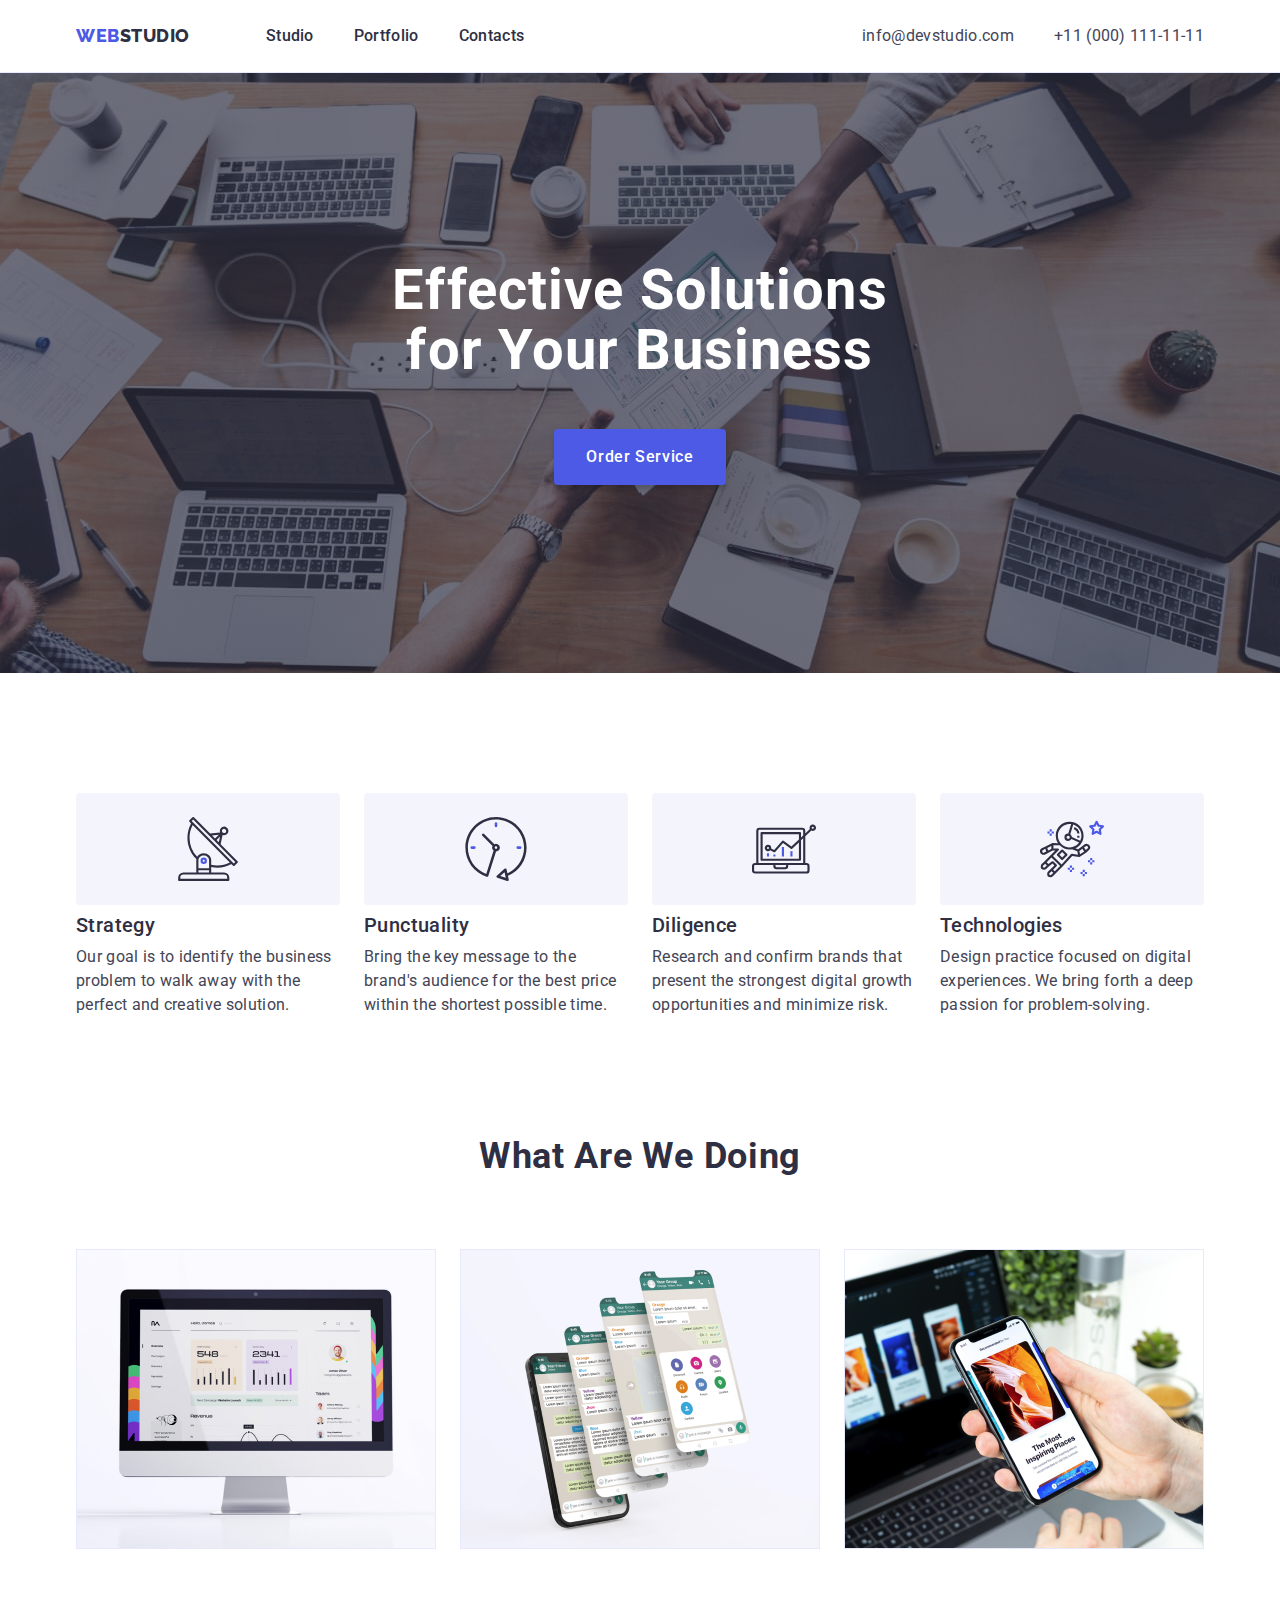
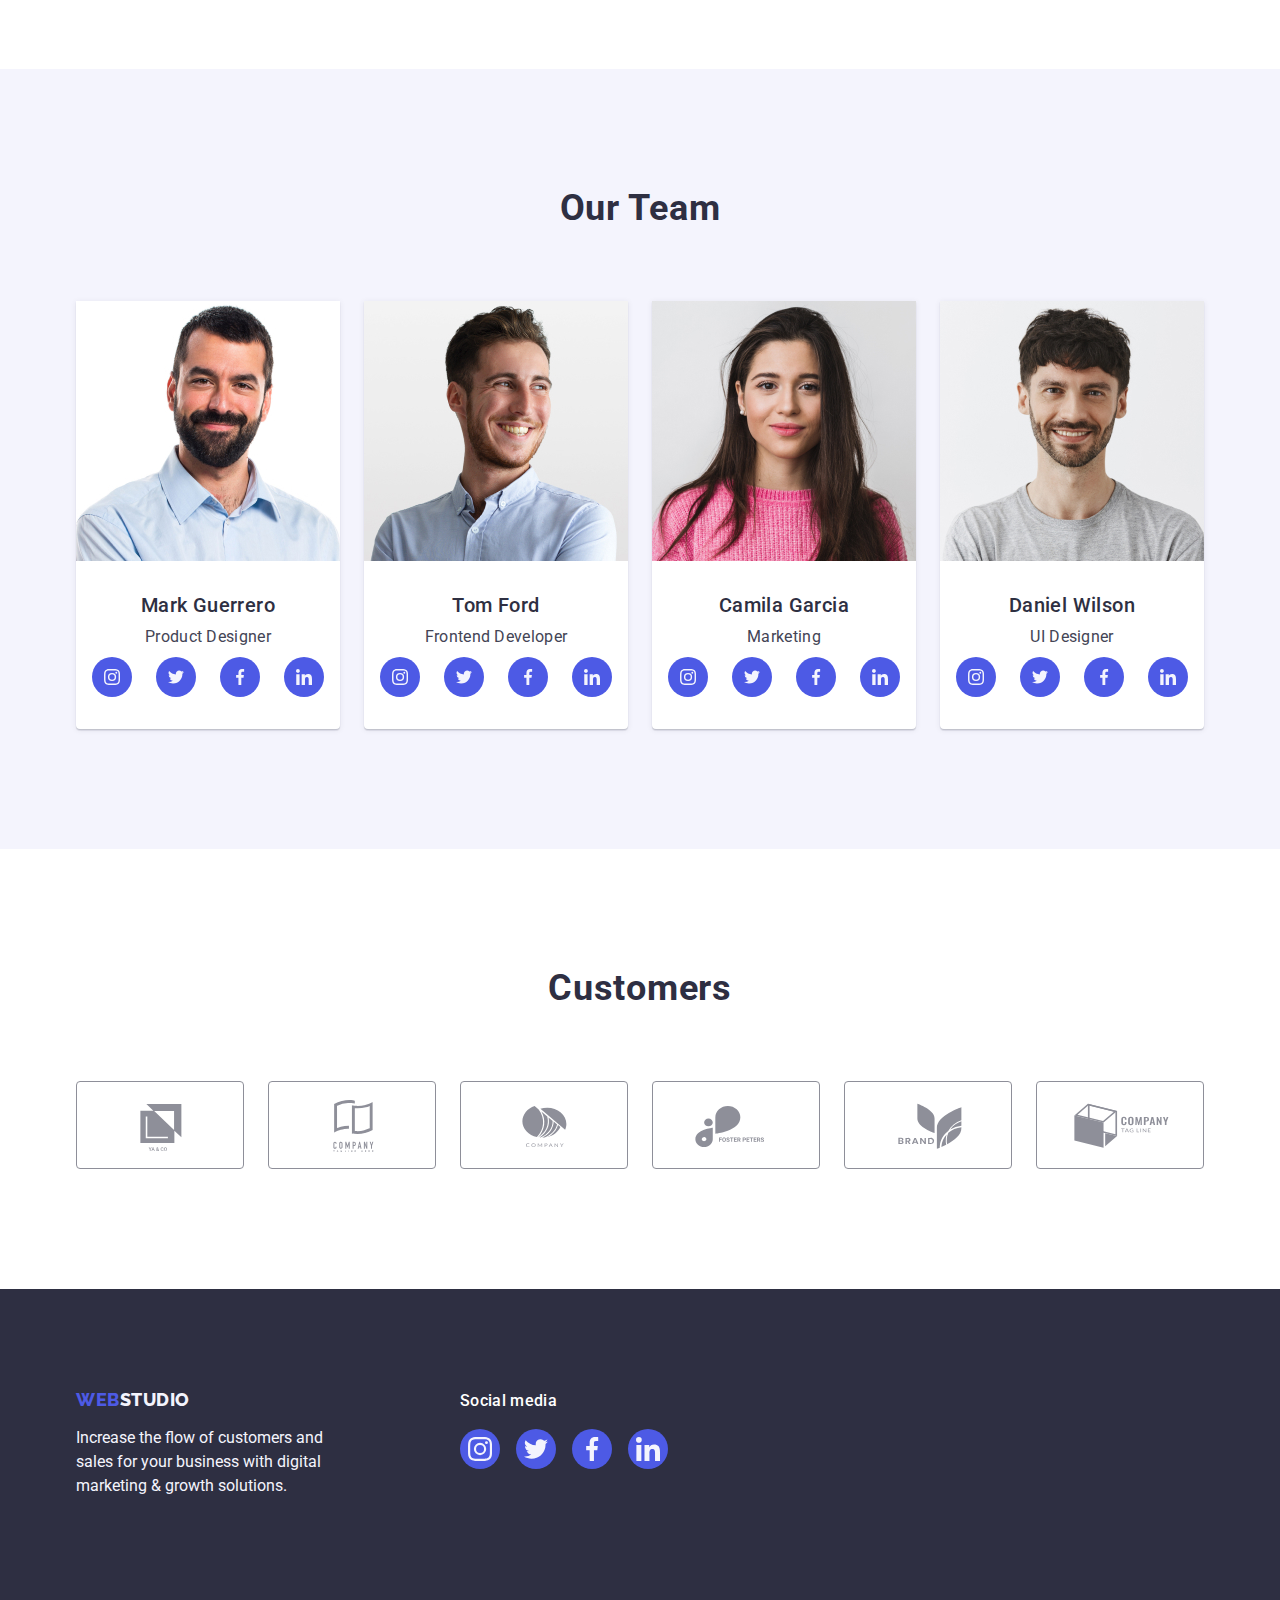
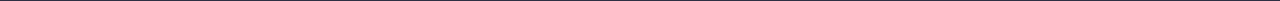
<file: index.html>
<!DOCTYPE html>
<html lang="en">
<head>
    <meta charset="UTF-8">
    <meta http-equiv="X-UA-Compatible" content="IE=edge">
    <meta name="viewport" content="width=device-width, initial-scale=1.0">
    <title>Main Page</title>
    <link rel="stylesheet" href="https://cdn.jsdelivr.net/npm/modern-normalize@1.1.0/modern-normalize.min.css">
    <link rel="preconnect" href="https://fonts.googleapis.com">
    <link rel="preconnect" href="https://fonts.gstatic.com" crossorigin>
    <link href="https://fonts.googleapis.com/css2?family=Raleway:wght@800&family=Roboto:wght@400;500;700;900&display=swap"
        rel="stylesheet">
    <link rel="stylesheet" href="./css/styles.css">
</head>
<body class="page-body">
    <header class="page-header">
        <div class="container page-header-container">
        <nav class="page-nav">
            <a class="logo link" href="./index.html">Web<span class="logo-second-part">Studio</span></a>
            <ul class="menu list">
                <li class="menu-item">
                    <a class="menu-link link link-wrapping" href="./index.html">Studio</a>
                </li>
                <li class="menu-item">
                    <a class="menu-link link link-wrapping" href="./portfolio.html">Portfolio</a>
                </li>
                <li class="menu-item">
                    <a class="menu-link link link-wrapping" href="">Contacts</a>
                </li>
            </ul>
        </nav>
        <address class="contacts">
            <ul class="contact-menu list">
                <li>
                    <a class="contact-menu-link link link-wrapping" href="mailto:info@devstudio.com">info@devstudio.com</a>
                </li>
                <li>
                    <a class="contact-menu-link link link-wrapping" href="tel:+110001111111">+11 (000) 111-11-11</a>
                </li>
            </ul>
        </address>
        </div>
    </header>
    <main>
        <section class="hero">
            <div class="container">
                <h1 class="hero-title">Effective Solutions for Your Business</h1>
                <button class="hero-button" type="button">Order Service</button>
            </div>
        </section>
        <section class="section-our-way">
            <div class="container">
                <h2 hidden class="section-title">Our way</h2>
                <ul class="list our-way-container">
                    <li class="section-items">
                        <div class="our-way-icon-thumb">
                            <svg class="section-our-way-icon" aria-label="icon-antenna" width="64" height="64">
                                <use href="./images/icons.svg#icon-antenna"></use>
                            </svg>
                        </div>
                            <h3 class="section-item-title title-of-section">Strategy</h3>
                        <p class="item-description">Our goal is to identify the business problem to walk away with the perfect and creative solution.</p>
                    </li>       
                    <li class="section-items icon-clock">
                        <div class="our-way-icon-thumb">
                            <svg class="section-our-way-icon" aria-label="icon-clock" width="64" height="64">
                                <use href="./images/icons.svg#icon-clock"></use>
                            </svg>
                        </div>
                            <h3 class="section-item-title title-of-section">Punctuality</h3>
                        <p class="item-description">Bring the key message to the brand's audience for the best price within the shortest
                            possible time.</p>
                        </li>
                    <li class="section-items icon-diagram">
                        <div class="our-way-icon-thumb">
                            <svg class="section-our-way-icon" aria-label="icon-diagram" width="64" height="64">
                                <use href="./images/icons.svg#icon-diagram"></use>
                            </svg>
                        </div>
                            <h3 class="section-item-title title-of-section">Diligence</h3>
                        <p class="item-description">Research and confirm brands that present the strongest digital growth opportunities
                            and minimize
                            risk.</p>
                        </li>
                    <li class="section-items icon-astronaut">
                        <div class="our-way-icon-thumb">
                            <svg class="section-our-way-icon" aria-label="icon-astronaut" width="64" height="64">
                                <use href="./images/icons.svg#icon-astronaut"></use>
                            </svg>
                        </div>
                            <h3 class="section-item-title title-of-section">Technologies</h3>
                        <p class="item-description">Design practice focused on digital experiences. We bring forth a deep passion for problem-solving.</p>
                    </li>   
                    </ul>
            </div>
        </section>
        <section class="section-what-are-we-doing">
            <div class="container">
                <h2 class="section-title container-title-what-are-we-doing">What are we doing</h2>
                <ul class="list container-what-are-we-doing">
                    <li class="section-image-item">
                        <img class="section-image-file" src="./images/img1.jpg" alt="Web sites" width="360">
                    </li>
                    <li class="section-image-item">
                        <img class="section-image-file" src="./images/img2.jpg" alt="Messengers" width="360">
                    </li>
                    <li class="section-image-item">
                        <img class="section-image-file" src="./images/img3.jpg" alt="Mobile applications" width="360">
                    </li>
                </ul>
            </div>
        </section>
        <section class="section-our-team">
            <div class="container">
                <h2 class="section-title container-title-our-team">Our Team</h2>
                <ul class="list list-our-team">
                    <li class="employees-card decor-icon">
                        <img class="employees-photo" src="./images/1img.jpg" alt="Mark Guerrero" width="264">
                    <div class="employees-content-card-wrapper">
                        <h3 class="section-item-title section-name-title">Mark Guerrero</h3>
                        <p class="text">Product Designer</p>
                             <ul class="social-list list">
                                <li class="social-list-item">
                                    <a href="" class="social-list-link">
                                        <svg class="social-list-icon" aria-label="instagram-icon" width="16" height="16">
                                            <use href="./images/icons.svg#icon-instagram"></use>
                                        </svg>
                                    </a>
                                </li>
                                <li class="social-list-item">
                                    <a href="" class="social-list-link">
                                        <svg class="social-list-icon" aria-label="twitter-icon" width="16" height="16">
                                            <use href="./images/icons.svg#icon-twitter"></use>
                                        </svg>
                                    </a>
                                </li>
                                <li class="social-list-item">
                                    <a href="" class="social-list-link">
                                        <svg class="social-list-icon" aria-label="facebook-icon" width="16" height="16">
                                            <use href="./images/icons.svg#icon-facebook"></use>
                                        </svg>
                                    </a>
                                </li>
                                <li class="social-list-item">
                                    <a href="" class="social-list-link">
                                        <svg class="social-list-icon" aria-label="linkedin-icon" width="16" height="16">
                                            <use href="./images/icons.svg#icon-linkedin"></use>
                                        </svg>
                                    </a>
                                </li>
                             </ul>
                    </div>
                    </li>
                    <li class="employees-card decor-icon">
                        <img class="employees-photo" src="./images/2img.jpg" alt="Tom Ford" width="264">
                    <div class="employees-content-card-wrapper">
                        <h3 class="section-item-title section-name-title">Tom Ford</h3>
                        <p class="text">Frontend Developer</p>
                            <ul class="social-list list">
                                <li class="social-list-item">
                                    <a href="" class="social-list-link">
                                        <svg class="social-list-icon" aria-label="instagram-icon" width="16" height="16">
                                            <use href="./images/icons.svg#icon-instagram"></use>
                                        </svg>
                                    </a>
                                </li>
                                <li class="social-list-item">
                                    <a href="" class="social-list-link">
                                        <svg class="social-list-icon" aria-label="twitter-icon" width="16" height="16">
                                            <use href="./images/icons.svg#icon-twitter"></use>
                                        </svg>
                                    </a>
                                </li>
                                <li class="social-list-item">
                                    <a href="" class="social-list-link">
                                        <svg class="social-list-icon" aria-label="facebook-icon" width="16" height="16">
                                            <use href="./images/icons.svg#icon-facebook"></use>
                                        </svg>
                                    </a>
                                </li>
                                <li class="social-list-item">
                                    <a href="" class="social-list-link">
                                        <svg class="social-list-icon" aria-label="linkedin-icon" width="16" height="16">
                                            <use href="./images/icons.svg#icon-linkedin"></use>
                                        </svg>
                                    </a>
                                </li>
                            </ul>
                    </div>
                    </li>
                    <li class="employees-card decor-icon">
                        <img class="employees-photo" src="./images/3img.jpg" alt="Camila Garcia" width="264">
                    <div class="employees-content-card-wrapper">
                        <h3 class="section-item-title section-name-title">Camila Garcia</h3>
                        <p class="text">Marketing</p>
                            <ul class="social-list list">
                                <li class="social-list-item">
                                    <a href="" class="social-list-link">
                                        <svg class="social-list-icon" aria-label="instagram-icon" width="16" height="16">
                                            <use href="./images/icons.svg#icon-instagram"></use>
                                        </svg>
                                    </a>
                                </li>
                                <li class="social-list-item">
                                    <a href="" class="social-list-link">
                                        <svg class="social-list-icon" aria-label="twitter-icon" width="16" height="16">
                                            <use href="./images/icons.svg#icon-twitter"></use>
                                        </svg>
                                    </a>
                                </li>
                                <li class="social-list-item">
                                    <a href="" class="social-list-link">
                                        <svg class="social-list-icon" aria-label="facebook-icon" width="16" height="16">
                                            <use href="./images/icons.svg#icon-facebook"></use>
                                        </svg>
                                    </a>
                                </li>
                                <li class="social-list-item">
                                    <a href="" class="social-list-link">
                                        <svg class="social-list-icon" aria-label="linkedin-icon" width="16" height="16">
                                            <use href="./images/icons.svg#icon-linkedin"></use>
                                        </svg>
                                    </a>
                                </li>
                            </ul>
                    </div>   
                    </li>
                    <li class="employees-card decor-icon">
                        <img class="employees-photo" src="./images/4img.jpg" alt="Daniel Wilson" width="264">
                    <div class="employees-content-card-wrapper">
                        <h3 class="section-item-title section-name-title">Daniel Wilson</h3>
                        <p class="text">UI Designer</p>
                            <ul class="social-list list">
                                <li class="social-list-item">
                                    <a href="" class="social-list-link">
                                        <svg class="social-list-icon" aria-label="instagram-icon" width="16" height="16">
                                            <use href="./images/icons.svg#icon-instagram"></use>
                                        </svg>
                                    </a>
                                </li>
                                <li class="social-list-item">
                                    <a href="" class="social-list-link">
                                        <svg class="social-list-icon" aria-label="twitter-icon" width="16" height="16">
                                            <use href="./images/icons.svg#icon-twitter"></use>
                                        </svg>
                                    </a>
                                </li>
                                <li class="social-list-item">
                                    <a href="" class="social-list-link">
                                        <svg class="social-list-icon" aria-label="facebook-icon" width="16" height="16">
                                            <use href="./images/icons.svg#icon-facebook"></use>
                                        </svg>
                                    </a>
                                </li>
                                <li class="social-list-item">
                                    <a href="" class="social-list-link">
                                        <svg class="social-list-icon" aria-label="linkedin-icon" width="16" height="16">
                                            <use href="./images/icons.svg#icon-linkedin"></use>
                                        </svg>
                                    </a>
                                </li>
                            </ul>
                    </div>
                    </li>
                </ul>
            </div>
        </section>
        <section class="section-customers" >
            <div class="container">
                <h2 class="section-title section-title-customers">Customers</h2>
                <ul class="customers-list list">
                    <li class="customers-list-item">
                        <a href="" class="customers-list-link">
                            <svg class="customers-list-icon" aria-label="icon-ya-and-co-icon" width="104" height="56">
                                <use href="./images/icons.svg#icon-ya-and-co"></use>
                            </svg>
                        </a>
                    </li>
                    <li class="customers-list-item">
                        <a href="" class="customers-list-link">
                            <svg class="customers-list-icon" aria-label="icon-tagline-here-icon" width="104" height="56">
                                <use href="./images/icons.svg#icon-tagline-here"></use>
                            </svg>
                        </a>
                    </li>
                    <li class="customers-list-item">
                        <a href="" class="customers-list-link">
                            <svg class="customers-list-icon" aria-label="icon-company" width="104" height="56">
                                <use href="./images/icons.svg#icon-company"></use>
                            </svg>
                        </a>
                    </li>
                    <li class="customers-list-item">
                        <a href="" class="customers-list-link">
                            <svg class="customers-list-icon" aria-label="icon-foster-peters" width="104" height="56">
                                <use href="./images/icons.svg#icon-foster-peters"></use>
                            </svg>
                        </a>
                    </li>
                    <li class="customers-list-item">
                        <a href="" class="customers-list-link">
                            <svg class="customers-list-icon" aria-label="icon-brand" width="104" height="56">
                                <use href="./images/icons.svg#icon-brand"></use>
                            </svg>
                        </a>
                    </li>
                    <li class="customers-list-item">
                        <a href="" class="customers-list-link">
                            <svg class="customers-list-icon" aria-label="icon-company-tag-line" width="104" height="56">
                                <use href="./images/icons.svg#icon-company-tag-line"></use>
                            </svg>
                        </a>
                    </li>
                </ul>
            </div>
        </section>
    </main>
    <footer class="page-footer">
        <div class="container footer-wrapper">
            <div class="footer-title-wrapper">
            <a class="logo link footer-logo" href="./index.html">Web<span class="logo-second-part white-logo">Studio</span></a>
            <p class="footer-title">Increase the flow of customers and sales for your business with digital marketing & growth solutions.</p>
            </div>
            <div class="footer-social-list-wrapper">
            <p class="social-media-title">Social media</p>
            <ul class="footer-social-list list">
                <li class="footer-social-list-item">
                    <a href="" class="footer-social-list-link">
                        <svg class="footer-social-list-icon" aria-label="instagram-icon" width="24" height="24">
                            <use href="./images/icons.svg#icon-instagram"></use>
                        </svg>
                    </a>
                </li>
                <li class="footer-social-list-item">
                    <a href="" class="footer-social-list-link">
                        <svg class="footer-social-list-icon" aria-label="twitter-icon" width="24" height="24">
                            <use href="./images/icons.svg#icon-twitter"></use>
                        </svg>
                    </a>
                </li>
                <li class="footer-social-list-item">
                    <a href="" class="footer-social-list-link">
                        <svg class="footer-social-list-icon" aria-label="facebook-icon" width="24" height="24">
                            <use href="./images/icons.svg#icon-facebook"></use>
                        </svg>
                    </a>
                </li>
                <li class="footer-social-list-item">
                    <a href="" class="footer-social-list-link">
                        <svg class="footer-social-list-icon" aria-label="linkedin-icon" width="24" height="24">
                            <use href="./images/icons.svg#icon-linkedin"></use>
                        </svg>
                    </a>
                </li>
            </ul>
            </div>
        </div>
    </footer>
</body>
</html>
</file>
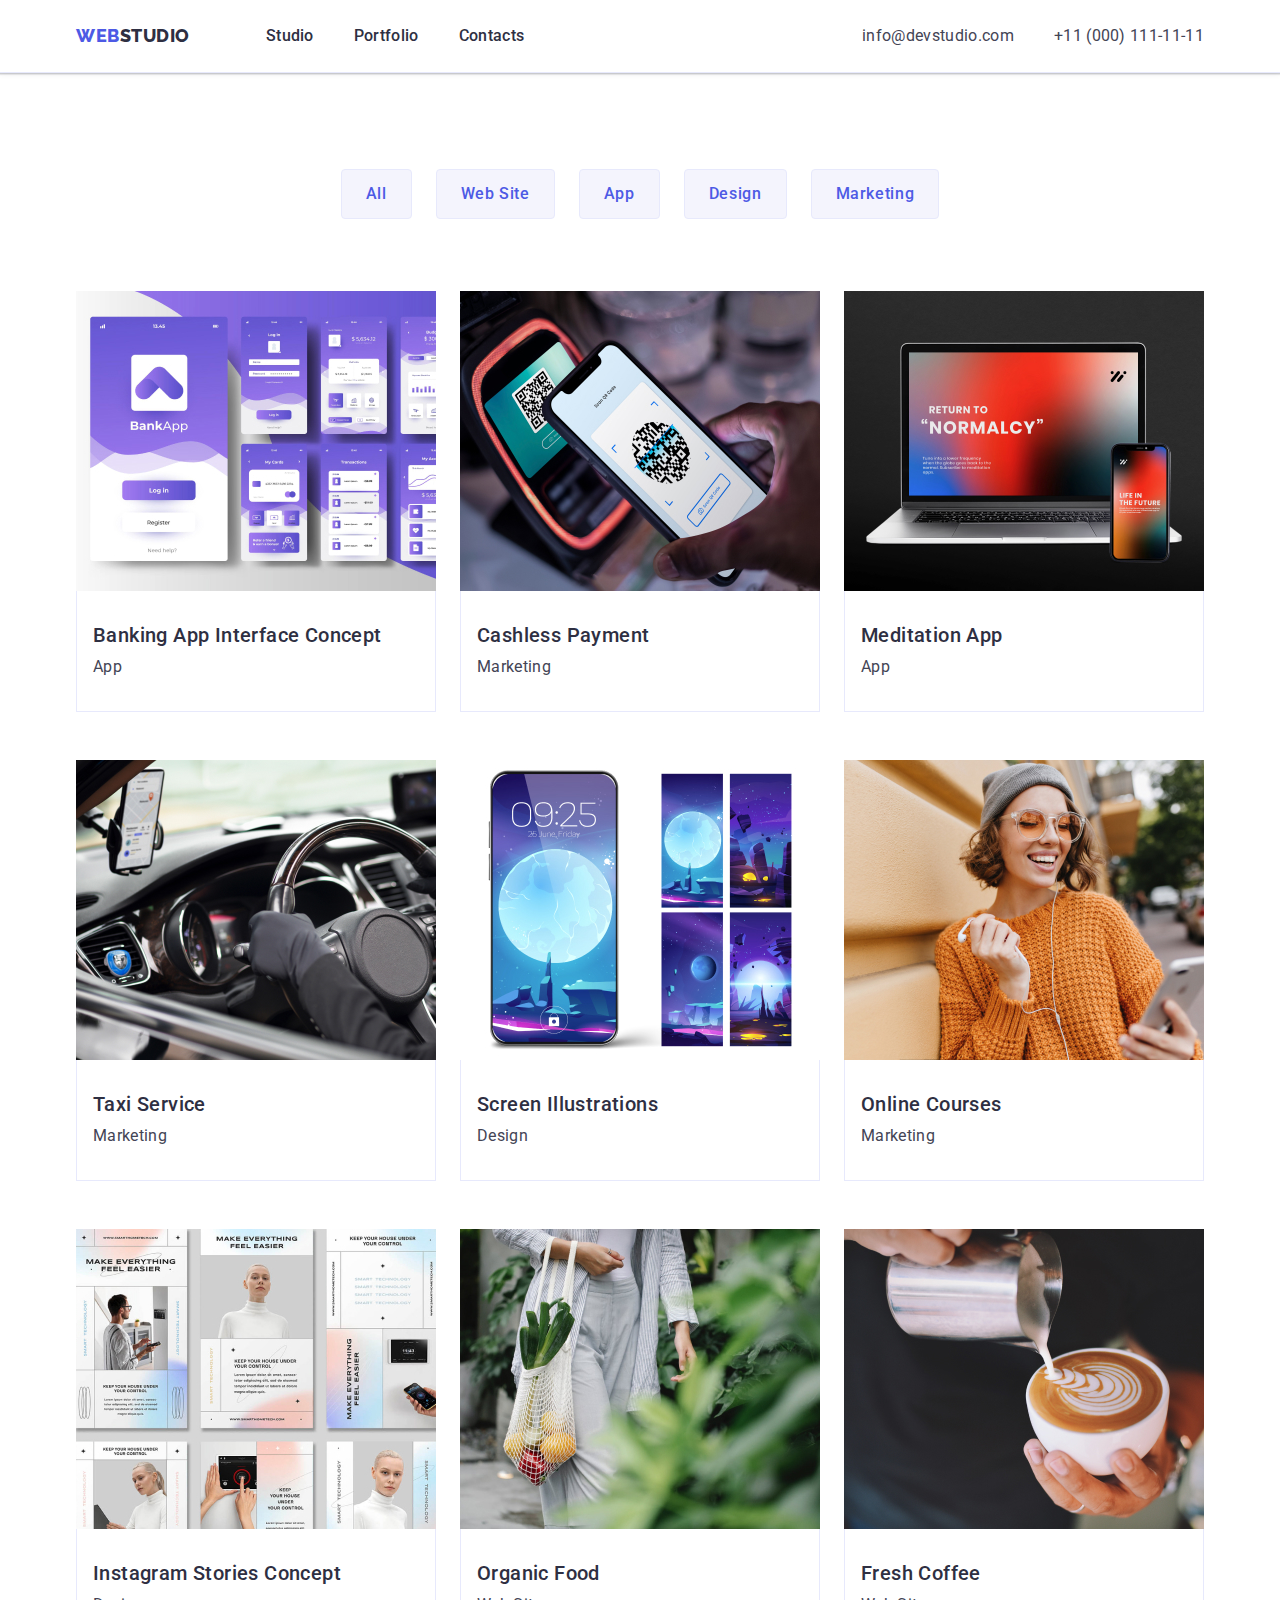
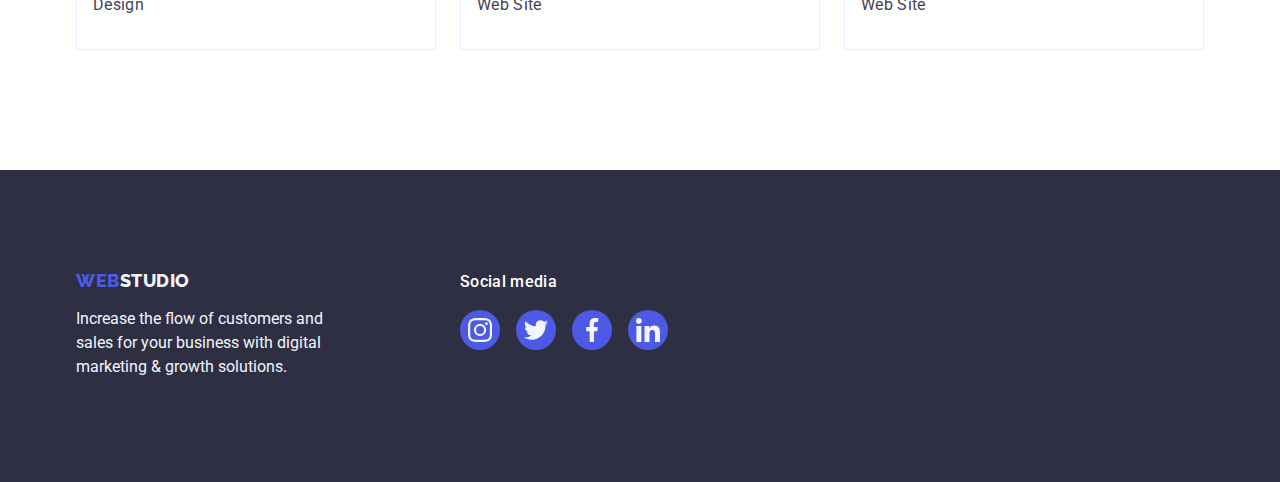
<file: portfolio.html>
<!DOCTYPE html>
<html lang="en">
<head>
    <meta charset="UTF-8">
    <meta http-equiv="X-UA-Compatible" content="IE=edge">
    <meta name="viewport" content="width=device-width, initial-scale=1.0">
    <title>Portfolio</title>
    <link rel="stylesheet" href="https://cdn.jsdelivr.net/npm/modern-normalize@1.1.0/modern-normalize.min.css">
    <link rel="preconnect" href="https://fonts.googleapis.com">
    <link rel="preconnect" href="https://fonts.gstatic.com" crossorigin>
    <link href="https://fonts.googleapis.com/css2?family=Raleway:wght@800&family=Roboto:wght@400;500;700;900&display=swap"
        rel="stylesheet">
    <link rel="stylesheet" href="./css/styles.css">
</head>
<body class="page-body">
    <header class="page-header">
        <div class="container page-header-container">
        <nav class="page-nav">
            <a class="logo link" href="./index.html">Web<span class="logo-second-part">Studio</span></a>
            <ul class="menu list">
                <li class="menu-item">
                    <a class="menu-link link link-wrapping" href="./index.html">Studio</a>
                </li>
                <li class="menu-item">
                    <a class="menu-link link link-wrapping" href="./portfolio.html">Portfolio</a>
                </li>
                <li class="menu-item">
                    <a class="menu-link link link-wrapping" href="">Contacts</a>
                </li>
            </ul>
        </nav>
        <address class="contacts">
            <ul class="contact-menu list">
                <li>
                    <a class="contact-menu-link link link-wrapping" href="mailto:info@devstudio.com">info@devstudio.com</a>
                </li>
                <li>
                    <a class="contact-menu-link link link-wrapping" href="tel:+110001111111">+11 (000) 111-11-11</a>
                </li>
            </ul>
        </address>
        </div>
    </header>
    <main>
        <section class="main-section">
            <div class="container">
        <h1 hidden class="section-main-title">Portfolio</h1>
        <ul class="filter list">
            <li><button class="filter-button" type="button">All</button></li>
            <li><button class="filter-button" type="button">Web Site</button></li>
            <li><button class="filter-button" type="button">App</button></li> 
            <li><button class="filter-button" type="button">Design</button></li>
            <li><button class="filter-button" type="button">Marketing</button></li>
        </ul>
        <ul class="list card-set">
            <li class="card-item">
                <a class="link card-link" href="">
                <img class="card-image" src="./images/img4.jpg" alt="App interface" width="360">
            <div class="card-content-wrapper">
                <h2 class="section-item-title">Banking App Interface Concept</h2>
                <p class="section-item-description">App</p>
            </div>
                </a>
            </li>
            <li class="card-item">
                <a class="link card-link" href="">
                    <img class="card-image" src="./images/img5.jpg" alt="Payment by mobile phone" width="360">
                <div class="card-content-wrapper">
                    <h2 class="section-item-title">Cashless Payment</h2>
                    <p class="section-item-description">Marketing</p>
                </div>
                </a>
            </li>
            <li class="card-item">
                <a class="link card-link" href="">
                    <img class="card-image" src="./images/img6.jpg" alt="Laptop and mobile phone" width="360">
                <div class="card-content-wrapper">
                    <h2 class="section-item-title">Meditation App</h2>
                    <p class="section-item-description">App</p>
                </div>
                </a>
            </li>
            <li class="card-item">
                <a class="link card-link" href="">
                    <img class="card-image" src="./images/img7.jpg" alt="Car interior" width="360">
                <div class="card-content-wrapper">
                    <h2 class="section-item-title">Taxi Service</h2>
                    <p class="section-item-description">Marketing</p>
                </div>
                </a>
            </li>
            <li class="card-item">
                <a class="link card-link" href="">
                    <img class="card-image" src="./images/img8.jpg" alt="Backgrounds for mobile phone" width="360">
                <div class="card-content-wrapper">
                    <h2 class="section-item-title">Screen Illustrations</h2>
                    <p class="section-item-description">Design</p>
                </div>
                </a>
            </li>
            <li class="card-item">
                <a class="link card-link" href="">
                    <img class="card-image" src="./images/img9.jpg" alt="Girl with mobile phone" width="360">
                <div class="card-content-wrapper">
                    <h2 class="section-item-title">Online Courses</h2>
                    <p class="section-item-description">Marketing</p>
                </div>
                </a>
            </li>
            <li class="card-item">
                <a class="link card-link" href="">
                    <img class="card-image" src="./images/img10.jpg" alt="Advertising cards" width="360">
                <div class="card-content-wrapper">
                    <h2 class="section-item-title">Instagram Stories Concept</h2>
                    <p class="section-item-description">Design</p>
                </div>
                </a>
            </li>
            <li class="card-item">
                <a class="link card-link" href="">
                    <img class="card-image" src="./images/img11.jpg" alt="Woman with a net with vegetables and fruits" width="360">
                <div class="card-content-wrapper">
                    <h2 class="section-item-title">Organic Food</h2>
                    <p class="section-item-description">Web Site</p>
                </div>
                </a>
            </li>
            <li class="card-item">
                <a class="link card-link" href="">
                    <img class="card-image" src="./images/img12.jpg" alt="Cup of coffee" width="360">
                <div class="card-content-wrapper">
                    <h2 class="section-item-title">Fresh Coffee</h2>
                    <p class="section-item-description">Web Site</p>
                </div>
                </a>
            </li>
        </ul>
        </div>
        </section>
    </main>
    <footer class="page-footer">
        <div class="container footer-wrapper">
            <div class="footer-title-wrapper">
                <a class="logo link footer-logo" href="./index.html">Web<span
                        class="logo-second-part white-logo">Studio</span></a>
                <p class="footer-title">Increase the flow of customers and sales for your business with digital marketing &
                    growth solutions.</p>
            </div>
            <div class="footer-social-list-wrapper">
                <p class="social-media-title">Social media</p>
                <ul class="footer-social-list list">
                    <li class="footer-social-list-item">
                        <a href="" class="footer-social-list-link">
                            <svg class="footer-social-list-icon" aria-label="instagram-icon" width="24" height="24">
                                <use href="./images/icons.svg#icon-instagram"></use>
                            </svg>
                        </a>
                    </li>
                    <li class="footer-social-list-item">
                        <a href="" class="footer-social-list-link">
                            <svg class="footer-social-list-icon" aria-label="twitter-icon" width="24" height="24">
                                <use href="./images/icons.svg#icon-twitter"></use>
                            </svg>
                        </a>
                    </li>
                    <li class="footer-social-list-item">
                        <a href="" class="footer-social-list-link">
                            <svg class="footer-social-list-icon" aria-label="facebook-icon" width="24" height="24">
                                <use href="./images/icons.svg#icon-facebook"></use>
                            </svg>
                        </a>
                    </li>
                    <li class="footer-social-list-item">
                        <a href="" class="footer-social-list-link">
                            <svg class="footer-social-list-icon" aria-label="linkedin-icon" width="24" height="24">
                                <use href="./images/icons.svg#icon-linkedin"></use>
                            </svg>
                        </a>
                    </li>
                </ul>
            </div>
        </div>
    </footer>
    </body>
    </html>
</file>
<file: css/styles.css>
:root {
    --accent-dark-color: #2E2F42;
    --main-text-color: #434455;
    --main-white-color: #FFFFFF;
    --accent-dark-blue-color: #404BBF;
    --accent-blue-color: #4D5AE5;
    --accent-color:#E7E9FC;
    --accent-light-color: #F4F4FD;
}

h1, h2, h3, h4, h5, h6, p {
    margin-top: 0;
    margin-bottom: 0;
}
    
ul,
ol {
    margin-top: 0;
    margin-bottom: 0;
    padding-left: 0;
}

img {
    display: block;
}

.list {
    list-style: none;
}

.link {
    text-decoration: none;
}

button {
    cursor: pointer;
    font-family: inherit;
}

body {
    font-family: 'Roboto', sans-serif;
        font-size: 16px;
        color: var(--main-text-color);
        background-color: var(--main-white-color);
}

/* ===============COMPONENTS========================== */

.contact-menu-link,
.section-item-description,
.contacts {
    font-style: normal;
    color: var(--main-text-color);
}

.logo {
    font-family: 'Raleway', sans-serif;
        display: flex;
        align-items: center;
        font-weight: 800;
        font-size: 18px;
        line-height: 1.17;
        letter-spacing: 0.03em;
        text-transform: uppercase;
        color: var(--accent-blue-color);
}

.hero-button,
.filter-button {
        font-weight: 500;
        color: var(--main-text-color);
}

.contact-menu-link:hover,
.contact-menu-link:focus,
.menu-link:hover,
.menu-link:focus {
    color: var(--accent-dark-blue-color);
}

.menu-link {
    font-weight: 500;
    line-height: 1.5;
    letter-spacing: 0.02em;
}

.page-footer,
.hero {
    background-color: var(--accent-dark-color);
    color: var(--main-white-color);
}

.section-item-title,
.menu-link,
.logo-second-part {
    color: var(--accent-dark-color);
}

.white-logo {
    color: var(--accent-light-color);
}

.hero-title {
    text-align: center;
    font-size: 56px;
    line-height: 1.07;
    letter-spacing: 0.02em;
}

.hero-button {
    font-size: 16px;
    line-height: 1.5;
    letter-spacing: 0.04em;
    background-color: var(--accent-blue-color);
    color: var(--main-white-color);
}

.hero-button:hover,
.hero-button:focus {
    background-color: var(--accent-dark-blue-color);
}

.filter-button {
    font-size: 16px;
    line-height: 1.5;
    letter-spacing: 0.04em;
    background-color: var(--accent-light-color);
    color: var(--accent-blue-color);
}

.filter-button:hover,
.filter-button:focus {
    background-color: var(--accent-dark-blue-color);
    color: var(--main-white-color);
}

.section-title {
    font-weight: 700;
        font-size: 36px;
        line-height: 1.11;
        text-align: center;
        letter-spacing: 0.02em;
        text-transform: capitalize;
        color: var(--accent-dark-color);
}

.section-item-description,
.section-main-title {
    line-height: 1.5;
    letter-spacing: 0.02em;
}

.list-item {
    background-color: var(--main-white-color);
    text-align: center;
}

.section-item-title {
    font-weight: 500;
    font-size: 20px;
    line-height: 1.2;
    letter-spacing: 0.02em;
    color: var(--accent-dark-color);
}

.contact-menu-link,
.text,
.item-description {
    line-height: 1.5;
    letter-spacing: 0.02em;
}

.section-our-team {
    background-color: var(--accent-light-color);
}

.footer-title {
    color: var(--accent-light-color);
    line-height: 1.5;

}

/* ===============/COMPONENTS========================== */




/* ===============/HEADER AND FOOTER========================== */

.container {
    width: 1158px;
    margin-left: auto;
    margin-right: auto;
    padding-left: 15px;
    padding-right: 15px;
}

.page-header {
    display: flex;
    align-items: center;
    padding-top: 24px;
    padding-bottom: 24px;
    border-bottom: 1px solid var(--accent-color);
    box-shadow: 0px 2px 1px rgba(46, 47, 66, 0.08), 0px 1px 1px rgba(46, 47, 66, 0.16), 0px 1px 6px rgba(46, 47, 66, 0.08);
}

.page-header-container {
    display: flex;
    align-items: center;
    justify-content: space-between;
}

.page-nav {
    display: flex;
    align-items: center;
}

.logo {
    margin-right: 76px;
}

.menu {
    display: flex;
    gap: 40px;
}

.link-wrapping {
    padding: 24px 0 24px;
}

.contact-menu {
    display: flex;
    gap: 40px;
}

.page-footer {
    padding: 100px 0;
    height: 312px;
}

.footer-title {
    width: 264px;
}

.footer-logo {
    display: inline-block;
    margin-bottom: 16px;
}

/* ===============/MAIN PAGE========================== */

.hero {
    height: 600px;
    text-align: center;
}

.hero {
    padding: 188px 0;
}

.hero-title {
    max-width: 496px;
    margin-bottom: 48px;
    margin-left: auto;
    margin-right: auto;
}


.hero-button {
    display: block;
    margin-left: auto;
    margin-right: auto;
    min-width: 169px;
    padding: 16px 32px;
    border: 0px;
    border-radius: 4px;
    box-shadow: 0px 4px 4px rgba(0, 0, 0, 0.15);
}

.our-way-container {
    display: flex;
    justify-content: space-between;
    gap: 24px;
}

.section-customers,
.section-our-way {
    padding: 120px 0;
}

.section-items {
    width: 264px;
}

.section-what-are-we-doing {
    padding-bottom: 120px;
}

.container-title-what-are-we-doing {
    margin-bottom: 72px;
}

.container-what-are-we-doing {
    display: flex;
    gap: 24px;
}

.section-our-team {
    padding: 120px 0;
}

.container-title-our-team {
    margin-bottom: 72px;
}

.list-our-team {
    display: flex;
    flex-wrap: wrap;
    gap: 24px;
}

.employees-card {
    background-color: var(--main-white-color);
    box-shadow: 0px 1px 6px rgba(46, 47, 66, 0.08), 0px 1px 1px rgba(46, 47, 66, 0.16), 0px 2px 1px rgba(46, 47, 66, 0.08);
    border-radius: 0px 0px 4px 4px;
    /* flex-basis: calc((100% - 3 * 24px) / 4); */
    text-align: center;
}

.employees-content-card-wrapper {
    padding: 32px 0;
}

.section-name-title {
    margin-bottom: 8px;
    text-align: center;
}

/* ===============/PORTFOLIO PAGE========================== */

.main-section {
    padding: 96px 0 120px;
}


.filter {
    display: flex;
    justify-content: center;
    align-items: center;
    margin-bottom: 72px;
    gap: 24px;
}

.filter-button {
    padding: 12px 24px;
    border: 1px solid var(--accent-color);
    border-radius: 4px;
}

.filter-button:hover,
.filter-button:focus {
    border: 1px solid transparent;
    box-shadow: 0px 3px 1px rgba(0, 0, 0, 0.1), 0px 2px 1px rgba(0, 0, 0, 0.08), 0px 2px 2px rgba(0, 0, 0, 0.12);
}

.card-set {
    display: flex;
    flex-wrap: wrap;
    flex-basis: calc((100% - 2 * 24px) / 3);
    column-gap: 24px;
    row-gap: 48px;
    background-color: var(--main-white-color);
}

.card-item {
    display: flex;
}

.card-link:hover,
.card-link:focus {
    box-shadow: 0px 1px 6px rgba(46, 47, 66, 0.08), 0px 1px 1px rgba(46, 47, 66, 0.16), 0px 2px 1px rgba(46, 47, 66, 0.08);
}

.section-item-title {
    margin-bottom: 8px;
}

.card-content-wrapper {
    border: 1px solid var(--accent-color);
    border-top: none;
    padding: 32px 16px;
}


/* .employees-card:not(:nth-child(4n)) {
    margin-right: 24px;
} */


/* ===============IMAGES========================== */

.hero {
    max-width: 1440px;
    height: 600px;
    margin-left: auto;
    margin-right: auto;
    background-image: linear-gradient(
    rgba(46, 47, 66, 0.7),
    rgba(46, 47, 66, 0.7)), 
     url(../images/header-img.jpg);
    background-repeat: no-repeat;
    background-size: cover;
    background-position: center;
}

.our-way-icon-thumb {
    display: flex;
    width: 264px;
    height: 112px;
    margin-bottom: 8px;
    background-color: var(--accent-light-color);
    border-radius: 4px;
    justify-content: center;
    align-items: center;
}

.social-list {
    display: flex;
    justify-content: center;
    gap: 24px;
}

.social-list-item {
    width: 40px;
    height: 40px;
}

.social-list-link {
    display: flex;
    justify-content: center;
    align-items: center;
    width: 100%;
    height: 100%;
    color: var(--accent-light-color);
    background-color: var(--accent-blue-color);
    border-radius: 50%;
}

.social-list-icon {
    fill: currentColor;
}

.social-list-link:hover,
.social-list-link:focus {
    background-color: var(--accent-dark-blue-color);
}

.text {
    margin-bottom: 8px;
}

.section-title-customers {
    margin-bottom: 72px;
    line-height: 1.1;
}

.customers-list {
    display: flex;
    justify-content: center;
    gap: 24px;
}

.customers-list-item {
    width: 168px;
    height: 88px;
}

.customers-list-link {
    display: flex;
    justify-content: center;
    align-items: center;
    width: 100%;
    height: 100%;
    border: 1px solid #8E8F99;
    border-radius: 4px;
    color: #8E8F99;
}

.customers-list-icon {
    fill: currentColor;
}

.customers-list-link:hover,
.customers-list-link:focus {
    border: 1px solid #404bbf;
    color: #404bbf;
}

 .customers-list-icon:hover ,
 .customers-list-icon:focus  {
    fill: #404bbf;
}

.footer-social-list {
    display: flex;
    justify-content: center;
    gap: 16px;
}

.footer-wrapper {
    display: flex;
    align-items: baseline;
    justify-content: flex-start;
    /* gap: 120px; */
}

.footer-title-wrapper {
    margin-right: 120px;
}

.social-media-title {
    margin-bottom: 16px;
    font-weight: 500;
    line-height: 1.5;
    letter-spacing: 0.02em;
}

.footer-social-list-wrapper {
    display: flex;
    flex-direction: column;
}

.footer-social-list-item {
    width: 40px;
    height: 40px;
}

.footer-social-list-link {
    display: flex;
    justify-content: center;
    align-items: center;
    width: 100%;
    height: 100%;
    background-color: var(--accent-blue-color);
    border-radius: 50%;
    color: var(--accent-light-color);
}

.footer-social-list-icon {
    fill: currentColor;
}

.footer-social-list-link:hover,
.footer-social-list-link:focus {
    background-color: #31D0AA;;
}
</file>
